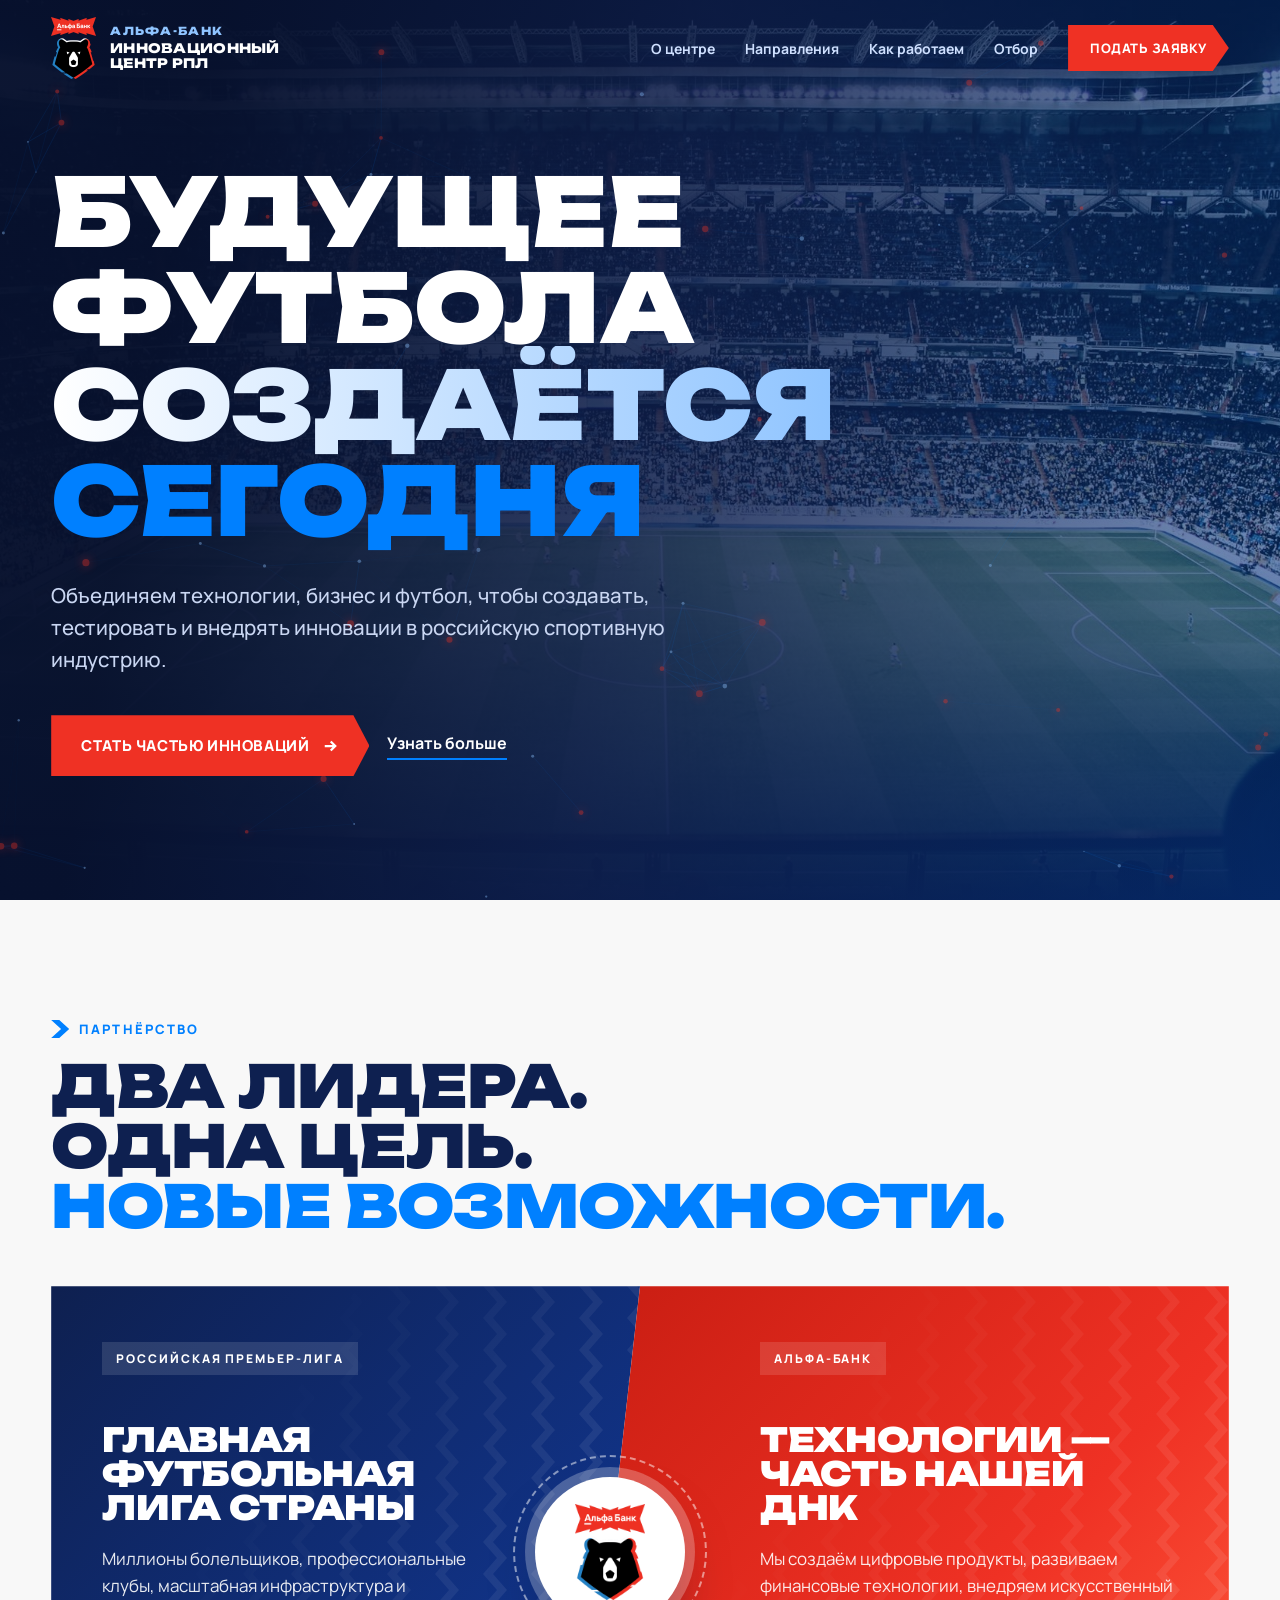
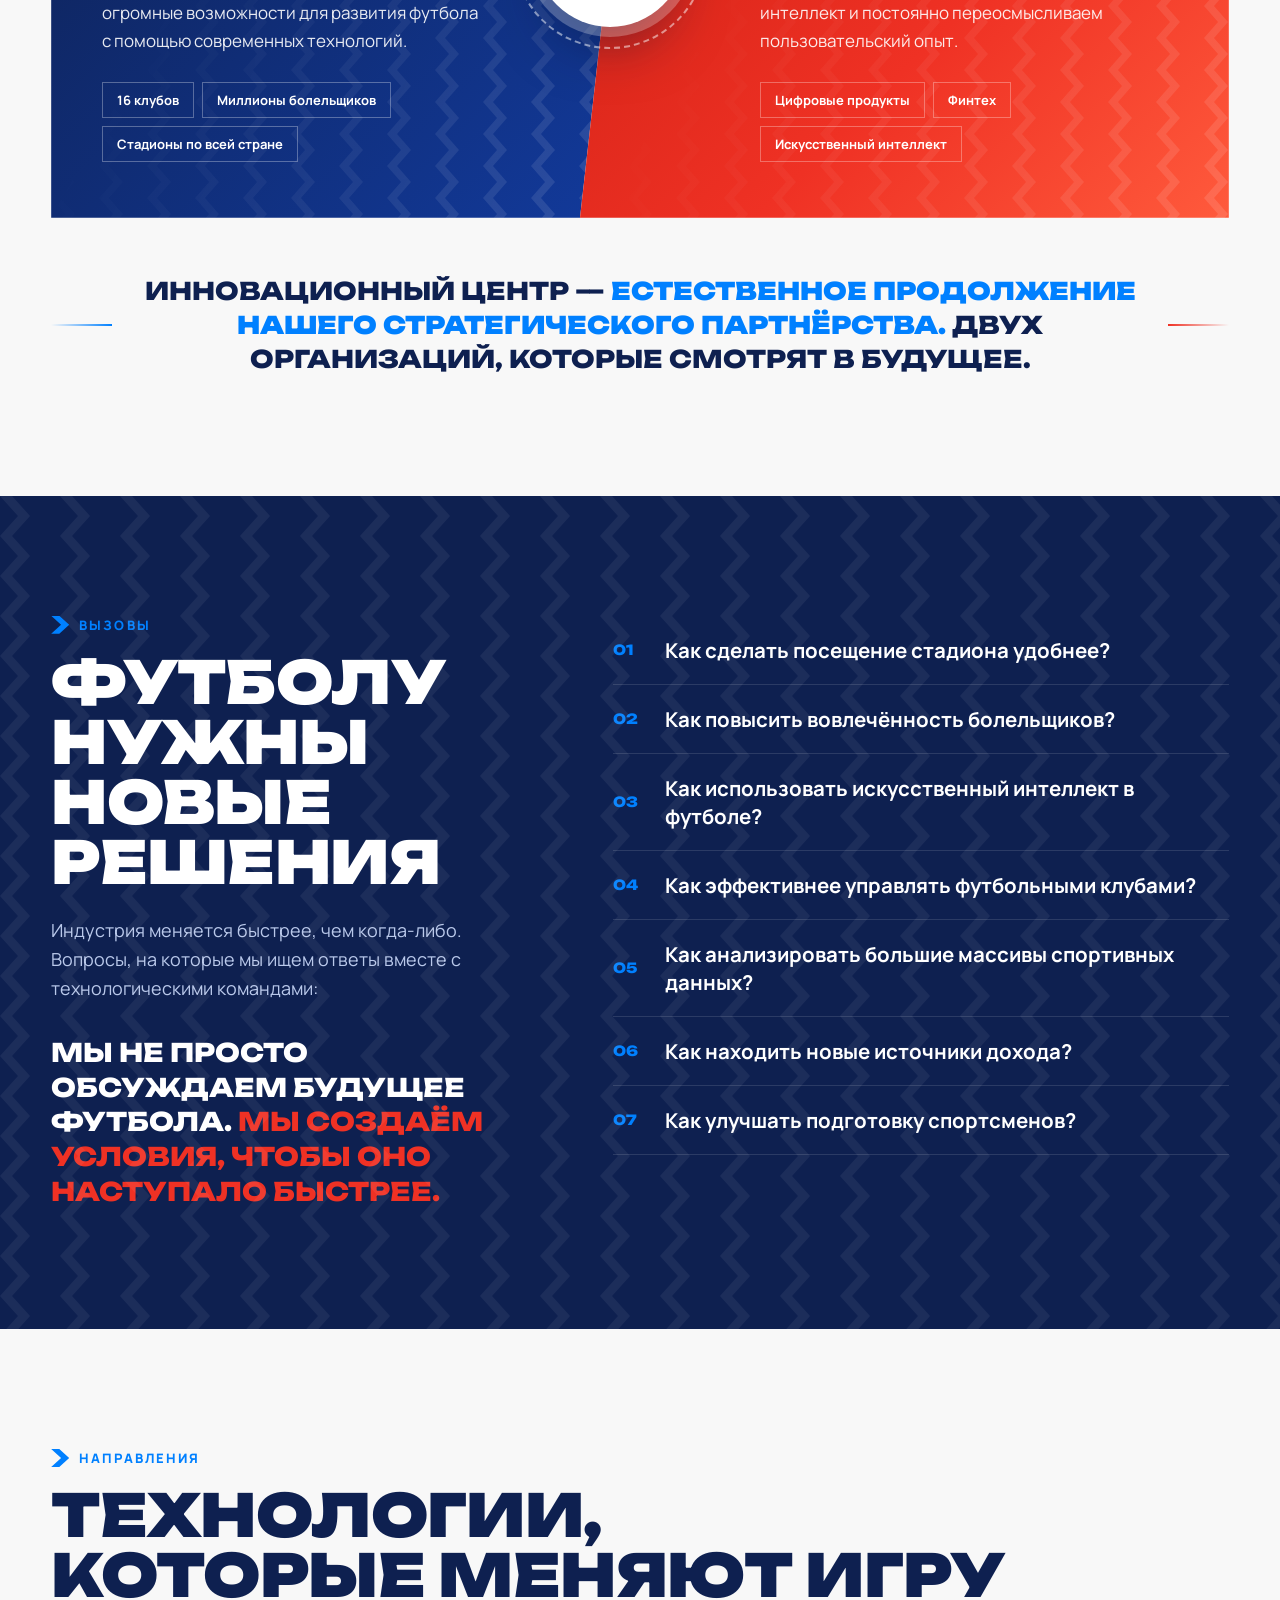
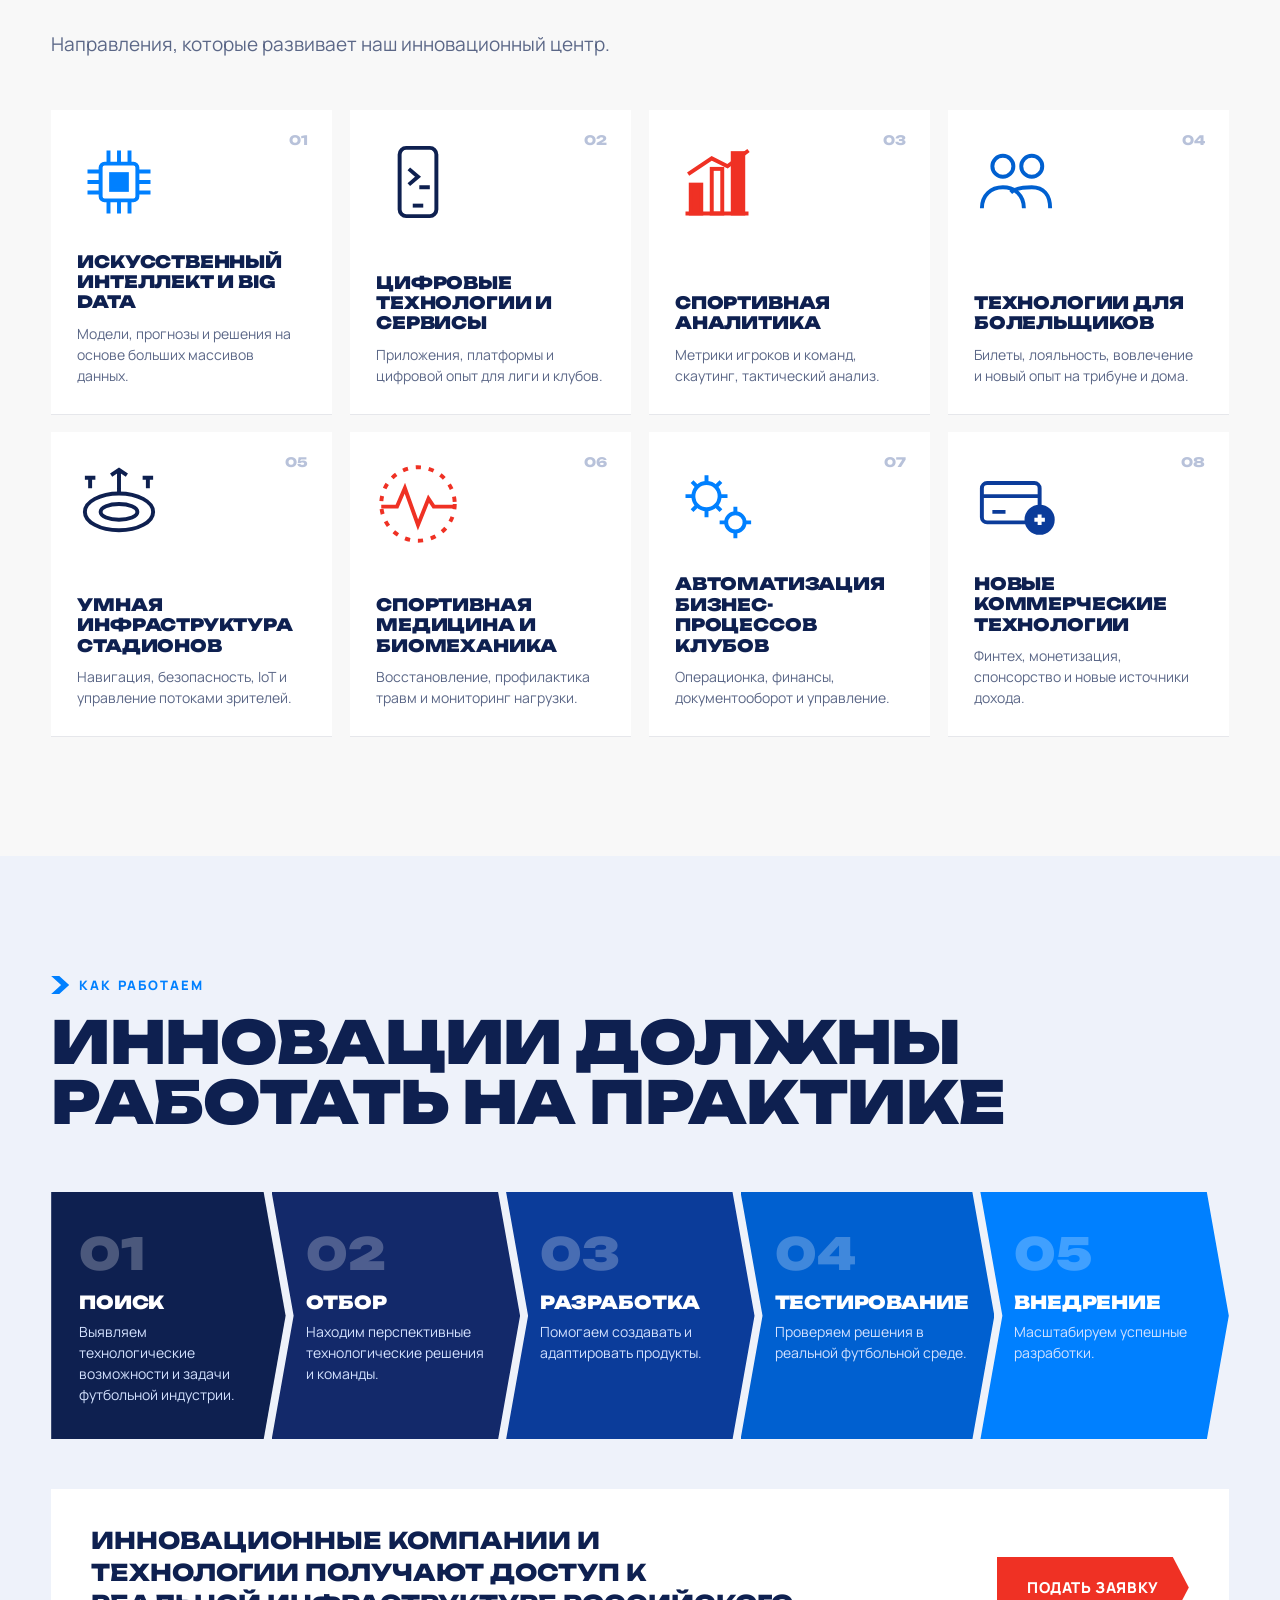
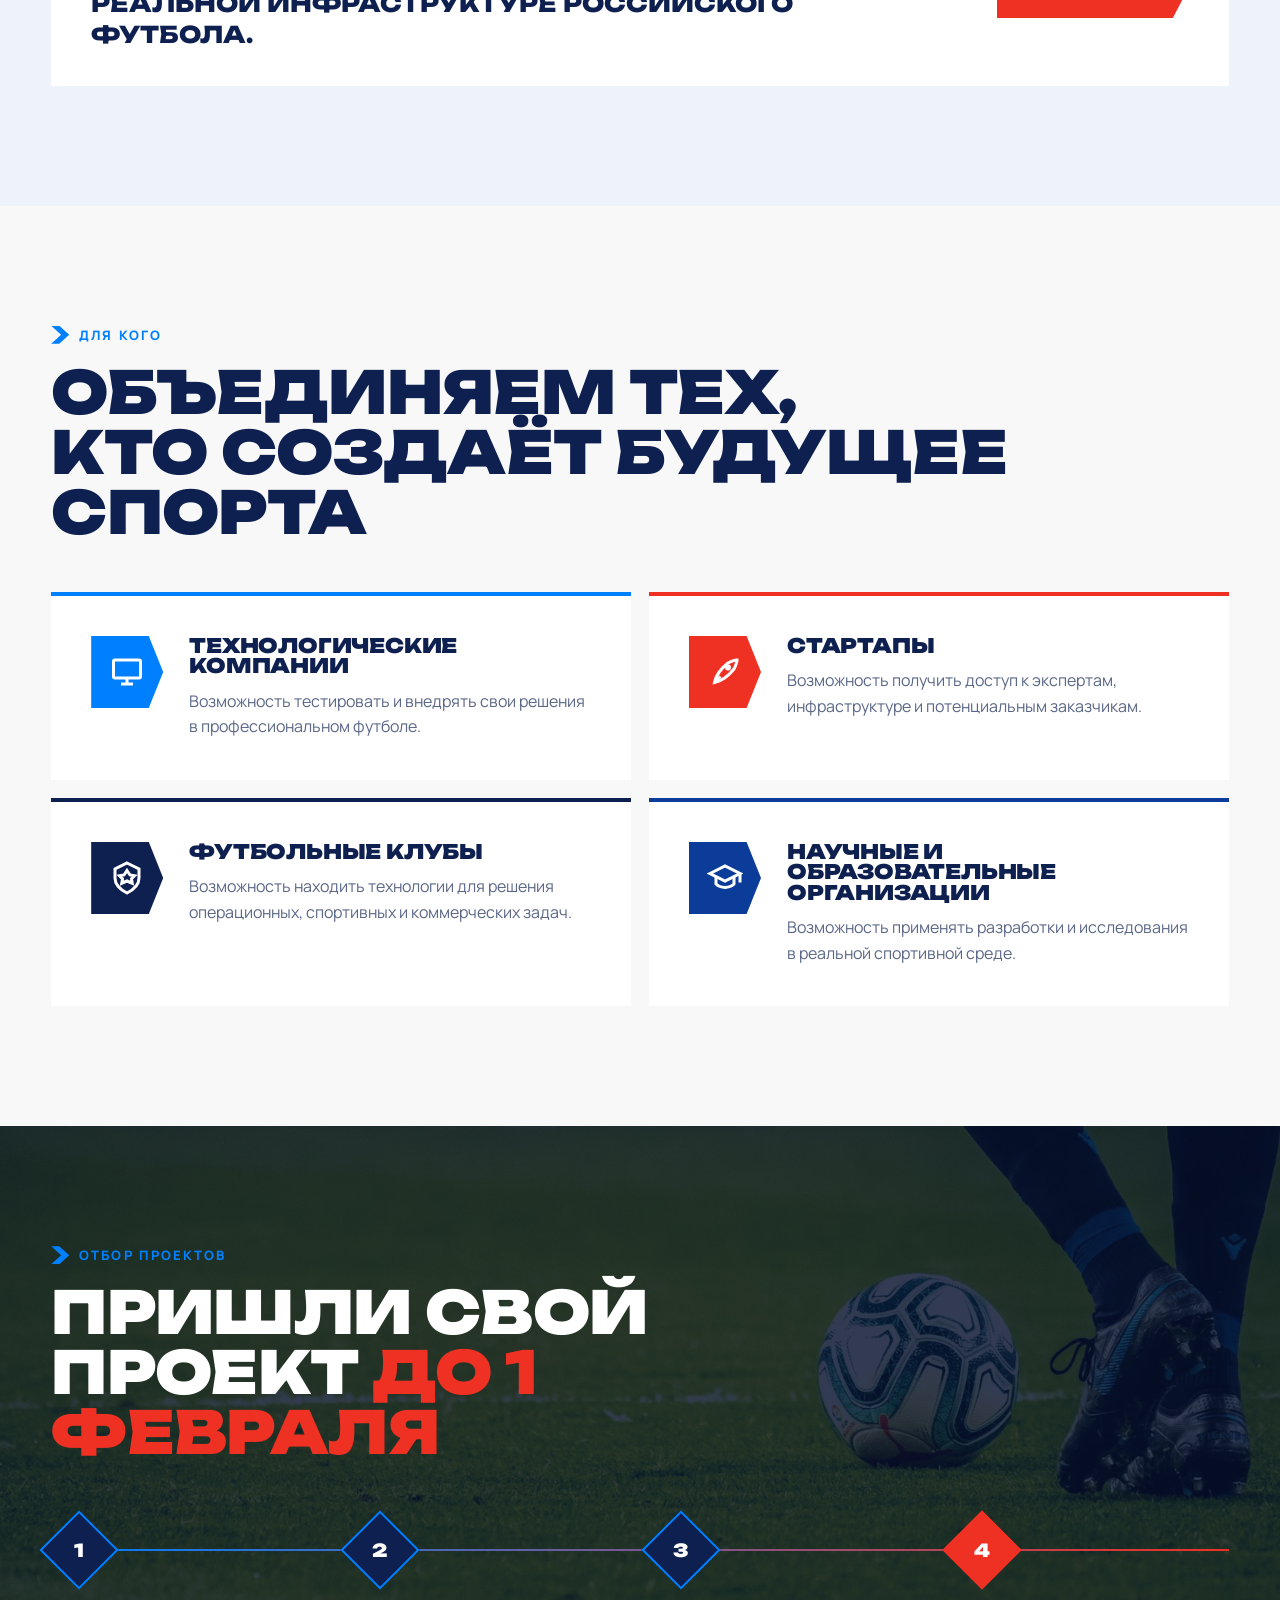
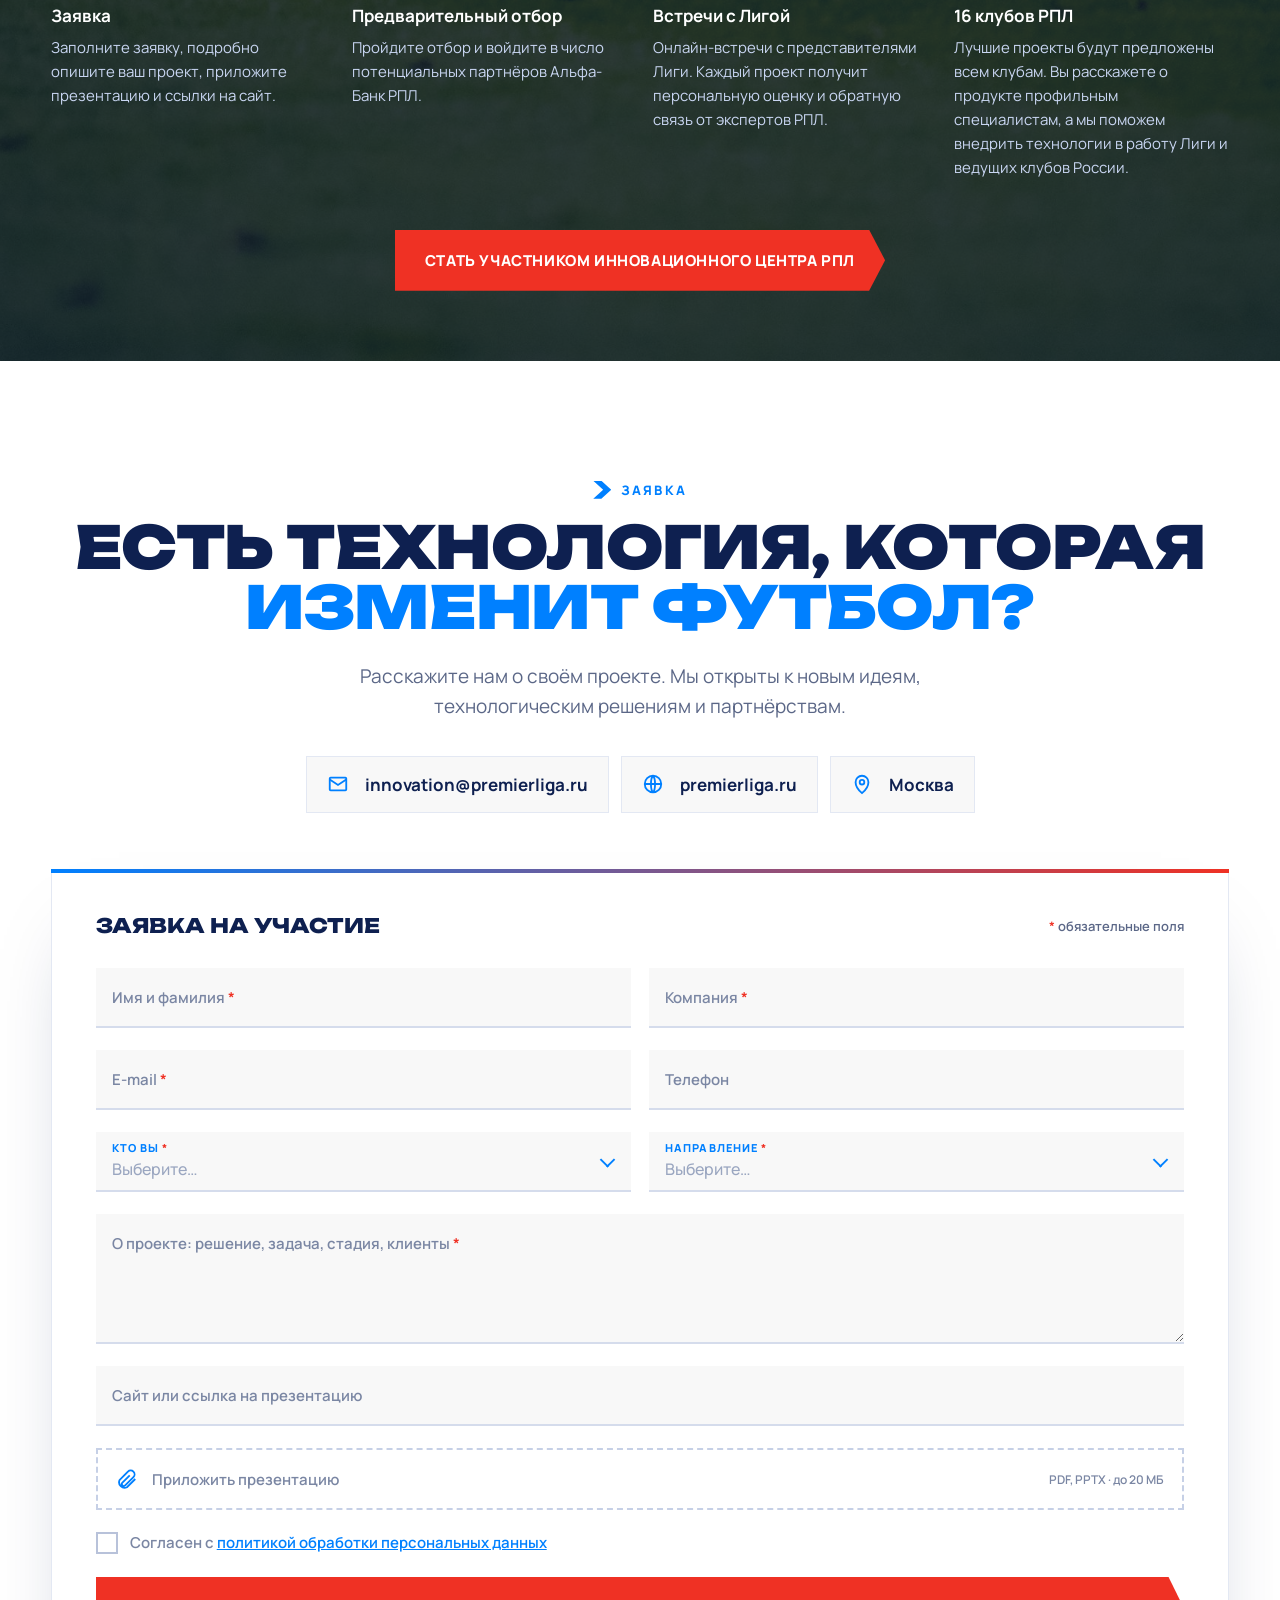
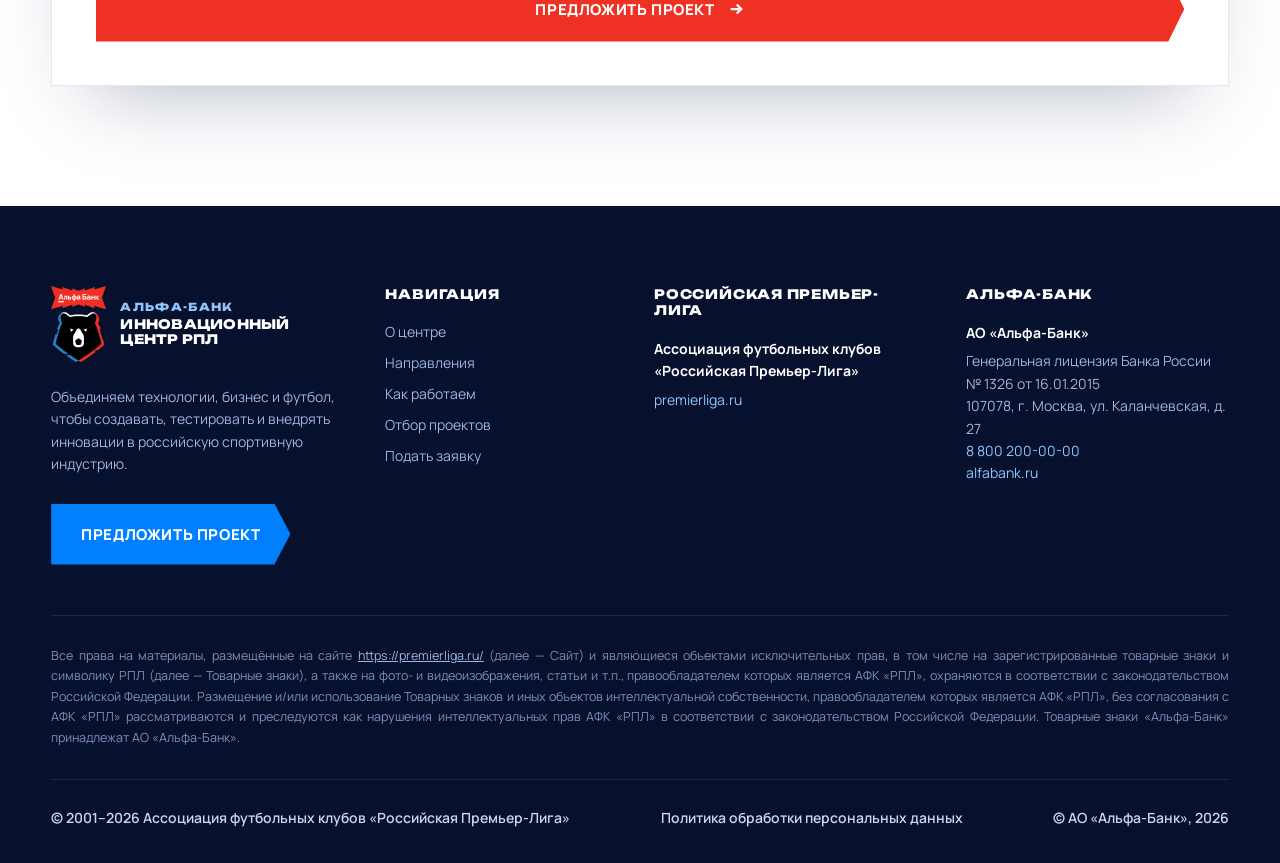
<file: index.html>
<!doctype html>
<html lang="ru">
<head>
<meta charset="utf-8">
<meta http-equiv="Content-Security-Policy" content="default-src 'self'; script-src 'self' 'unsafe-inline'; style-src 'self' 'unsafe-inline'; font-src 'self'; img-src 'self' data:; connect-src 'self' https:; form-action 'self'; base-uri 'self'; object-src 'none'; frame-src 'none'">
<meta name="referrer" content="strict-origin-when-cross-origin">
<meta name="viewport" content="width=device-width,initial-scale=1">
<title>Инновационный центр РПЛ · Альфа-Банк</title>
<meta name="description" content="Альфа-Банк Инновационный центр РПЛ. Объединяем технологии, бизнес и футбол, чтобы создавать, тестировать и внедрять инновации в российскую спортивную индустрию.">
<link rel="icon" href="img/logo.png">
<link href="fonts/fonts.css" rel="stylesheet">
<style>
:root{--navy:#0E2050;--navy2:#0a1840;--ink:#07112e;--blue:#0080FF;--red:#EF3124;--ivory:#F8F8F8;--txt:#0E2050;--mut:#5b6787}
*{box-sizing:border-box;margin:0;padding:0}
html{scroll-behavior:smooth}
body{font-family:Manrope,system-ui,sans-serif;color:var(--txt);background:var(--ivory);overflow-x:hidden;-webkit-font-smoothing:antialiased}
a{color:inherit;text-decoration:none}
.w{max-width:none;margin:0 auto;padding:0 clamp(24px,4vw,80px)}
h1,h2,h3,.disp{font-family:Unbounded,sans-serif;font-weight:900;text-transform:uppercase;letter-spacing:-.01em;line-height:1.02}
h2{font-size:clamp(30px,4.6vw,60px);margin-bottom:24px}
.eyebrow{display:inline-flex;align-items:center;gap:10px;font-weight:800;font-size:13px;letter-spacing:.16em;text-transform:uppercase;color:var(--blue);margin-bottom:18px}
.eyebrow:before{content:"";width:18px;height:18px;background:currentColor;clip-path:polygon(0 0,45% 0,100% 50%,45% 100%,0 100%,55% 50%)}
.btn{display:inline-flex;align-items:center;gap:12px;font:800 15px Manrope;letter-spacing:.04em;text-transform:uppercase;padding:20px 30px;border:0;cursor:pointer;color:#fff;background:var(--red);clip-path:polygon(0 0,calc(100% - 16px) 0,100% 50%,calc(100% - 16px) 100%,0 100%);transition:.25s}
.btn:hover{background:#ff4434;transform:translateX(4px)}
.btn.blue{background:var(--blue)}.btn.blue:hover{background:#2a95ff}
.btn svg{width:18px;height:18px}

/* header — scrolls away */
header{position:absolute;top:0;left:0;right:0;z-index:20}
.hd{display:flex;align-items:center;justify-content:space-between;height:96px}
.brand{display:flex;align-items:center;gap:14px;color:#fff}
.brand img{height:62px}
.brand b{font:800 13px/1.15 Unbounded;text-transform:uppercase;letter-spacing:.02em}
.brand b i{display:block;font-style:normal;color:#8fc4ff;font-size:11px;letter-spacing:.12em;margin-bottom:4px}
nav{display:flex;gap:30px;align-items:center}
nav a{color:#cfe0ff;font-weight:700;font-size:14px;transition:.2s}nav a:hover{color:#fff}
nav .btn{padding:14px 22px;font-size:13px;color:#fff}
.burger{display:none;background:none;border:0;width:44px;height:44px;cursor:pointer}
.burger span{display:block;height:2px;background:#fff;margin:7px 8px}

/* hero */
.hero{position:relative;min-height:100vh;min-height:100svh;min-height:var(--hh,100svh);display:flex;align-items:center;color:#fff;background:var(--ink);overflow:hidden;padding:130px 0 90px}
.hero .bg{position:absolute;inset:-4%;background:url(img/stadium.jpg) center 40%/cover;filter:saturate(.6) brightness(.75);animation:kb 26s ease-in-out infinite alternate}
@keyframes kb{to{transform:scale(1.1) translate(-1.5%,-1%)}}
.hero:after{content:"";position:absolute;inset:0;background:linear-gradient(100deg,rgba(7,17,46,.97) 15%,rgba(14,32,80,.82) 50%,rgba(0,80,200,.35)),linear-gradient(0deg,var(--ink),transparent 40%)}
#net{position:absolute;inset:0;width:100%;height:100%;z-index:1;opacity:.4}
.trail{position:absolute;right:-6%;top:50%;transform:translateY(-50%);z-index:1;display:flex;opacity:.5}
.trail i{width:150px;height:480px;margin-left:-70px;clip-path:polygon(0 0,45% 0,100% 50%,45% 100%,0 100%,55% 50%);background:linear-gradient(90deg,transparent,var(--blue));animation:tr 3.2s ease-in-out infinite}
.trail i:nth-child(2){animation-delay:.15s}.trail i:nth-child(3){animation-delay:.3s}.trail i:nth-child(4){animation-delay:.45s}.trail i:nth-child(5){animation-delay:.6s;background:linear-gradient(90deg,transparent,var(--red))}
@keyframes tr{0%,100%{opacity:.25}50%{opacity:1}}
.hero .w{position:relative;z-index:2;width:100%}
.tag{display:inline-flex;gap:10px;align-items:center;border:1px solid rgba(143,196,255,.35);background:rgba(0,128,255,.12);backdrop-filter:blur(6px);padding:9px 16px;font-weight:700;font-size:13px;letter-spacing:.06em;margin-bottom:28px}
.tag .dot{width:8px;height:8px;border-radius:50%;background:var(--red);box-shadow:0 0 0 0 var(--red);animation:pu 1.8s infinite}
@keyframes pu{70%{box-shadow:0 0 0 10px transparent}}
.hero h1{font-size:clamp(38px,7.4vw,108px);max-width:1000px}
.hero h1 em{font-style:normal;color:transparent;background:linear-gradient(90deg,#fff,#8fc4ff);-webkit-background-clip:text;background-clip:text}
.hero h1 .bl{color:var(--blue)}
.hero p.lead{font-size:clamp(17px,1.6vw,21px);line-height:1.55;color:#c9d6f2;max-width:620px;margin:30px 0 40px;font-weight:500}
.hero .cta{display:flex;gap:18px;align-items:center;flex-wrap:wrap}
.ghost{color:#fff;font-weight:700;border-bottom:2px solid var(--blue);padding-bottom:4px}
.stats{display:grid;grid-template-columns:repeat(4,1fr);gap:1px;margin-top:70px;background:rgba(255,255,255,.12);max-width:900px}
.stats div{background:rgba(7,17,46,.6);backdrop-filter:blur(8px);padding:20px 22px}
.stats b{display:block;font:900 clamp(26px,3vw,40px) Unbounded;color:#fff}
.stats span{font-size:13px;color:#9fb3dc;font-weight:600}
.scroll{position:absolute;bottom:28px;left:50%;z-index:2;width:26px;height:42px;border:2px solid rgba(255,255,255,.4);border-radius:14px;transform:translateX(-50%)}
.scroll:after{content:"";position:absolute;left:50%;top:8px;width:4px;height:8px;margin-left:-2px;background:#fff;border-radius:2px;animation:sc 1.6s infinite}
@keyframes sc{to{transform:translateY(14px);opacity:0}}

section{padding:120px 0;position:relative}
.rv{opacity:0;transform:translateY(40px);transition:opacity .8s,transform .8s cubic-bezier(.2,.7,.2,1)}
.rv.in{opacity:1;transform:none}

/* leaders */
.duo{position:relative;display:grid;grid-template-columns:1fr 1fr;grid-template-rows:auto auto auto auto;gap:0;margin-top:50px}
.lead-card{position:relative;overflow:hidden;padding:56px clamp(28px,4vw,72px);display:grid;grid-row:span 4;grid-template-rows:subgrid;row-gap:0;align-content:start;color:#fff;isolation:isolate;transition:.5s}
.lead-card.rpl{background:linear-gradient(135deg,#0E2050 0%,#123a9c 100%);padding-right:150px;clip-path:polygon(0 0,100% 0,calc(100% - 60px) 100%,0 100%)}
.lead-card.alfa{background:linear-gradient(135deg,#c81d12 0%,#EF3124 60%,#ff5a3c 100%);margin-left:-60px;padding-left:180px;clip-path:polygon(60px 0,100% 0,100% 100%,0 100%)}
.lead-card:before{content:"";position:absolute;inset:0;z-index:-1;opacity:.12;background-image:url("data:image/svg+xml,%3Csvg xmlns='http://www.w3.org/2000/svg' width='48' height='32'%3E%3Cpath d='M0 0h10l14 16-14 16H0l14-16z' fill='%23fff'/%3E%3C/svg%3E");mask:linear-gradient(120deg,transparent 30%,#000);-webkit-mask:linear-gradient(120deg,transparent 30%,#000)}
.lead-card .big{position:absolute;z-index:-1;right:6%;bottom:-.18em;font:900 clamp(90px,13vw,220px)/1 Unbounded;color:transparent;-webkit-text-stroke:1.5px rgba(255,255,255,.18);transition:.6s}
.lead-card:hover .big{transform:translateY(-12px);-webkit-text-stroke-color:rgba(255,255,255,.35)}
.lead-card .lbl{display:inline-flex;align-items:center;gap:10px;align-self:flex-start;font-weight:800;font-size:12px;letter-spacing:.16em;text-transform:uppercase;padding:8px 14px;background:rgba(255,255,255,.12);justify-self:start;align-self:start}
.lead-card h3{font-size:clamp(26px,2.6vw,40px);margin:48px 0 20px;max-width:560px;align-self:end}
.lead-card p{line-height:1.6;font-size:17px;opacity:.9;max-width:520px}
.chips{display:flex;flex-wrap:wrap;gap:8px;margin-top:28px}
.chips span{font-size:13px;font-weight:700;padding:8px 14px;border:1px solid rgba(255,255,255,.3)}
.x{position:absolute;z-index:3;left:calc(50% - 30px);top:50%;transform:translate(-50%,-50%);width:150px;height:150px;border-radius:50%;background:#fff;display:grid;place-items:center;box-shadow:0 0 0 10px rgba(255,255,255,.25),0 30px 60px -20px rgba(7,17,46,.6)}
.x img{height:96px}
.x:before{content:"";position:absolute;inset:-22px;border-radius:50%;border:2px dashed rgba(255,255,255,.5);animation:spin 30s linear infinite}
@keyframes spin{to{transform:rotate(360deg)}}
.join{margin-top:56px;display:flex;gap:28px;align-items:center;justify-content:center;text-align:center}.join:before,.join:after{content:"";flex:1;height:2px;max-width:160px;background:linear-gradient(90deg,transparent,var(--blue))}.join:after{background:linear-gradient(90deg,var(--red),transparent)}
.join p{font:800 clamp(18px,1.9vw,28px)/1.4 Unbounded;text-transform:uppercase;max-width:1000px;color:var(--navy)}
.join p b{color:var(--blue);font-weight:900}
@media (max-width:860px){.duo{grid-template-columns:1fr}.lead-card.rpl,.lead-card.alfa{clip-path:none;margin:0;padding:44px 26px;min-height:0}.lead-card.alfa{padding-top:110px;grid-row:auto;display:flex;flex-direction:column}.lead-card.rpl{padding-bottom:110px;grid-row:auto;display:flex;flex-direction:column}.lead-card .lbl{align-self:flex-start}.x{width:120px;height:120px;left:50%}.x img{height:76px}}

/* challenges */
.dark{background:var(--navy);color:#fff;overflow:hidden}
.dark .pat{position:absolute;inset:0;opacity:.06;background-image:url("data:image/svg+xml,%3Csvg xmlns='http://www.w3.org/2000/svg' width='60' height='40'%3E%3Cpath d='M0 0h12l18 20-18 20H0l18-20z' fill='%23fff'/%3E%3C/svg%3E")}
.q-grid{display:grid;grid-template-columns:1fr 1.25fr;gap:70px;align-items:start}
.qs{list-style:none;counter-reset:q}
.qs li{counter-increment:q;display:flex;gap:22px;align-items:center;padding:20px 0;border-bottom:1px solid rgba(255,255,255,.12);font-size:clamp(17px,1.6vw,21px);font-weight:700;transition:.3s;cursor:default}
.qs li:before{content:counter(q,decimal-leading-zero);font:800 14px Unbounded;color:var(--blue);min-width:30px}
.qs li:hover{padding-left:12px;color:#8fc4ff}
.manifest{margin-top:34px;font:800 clamp(20px,2vw,26px)/1.35 Unbounded;text-transform:uppercase}
.manifest span{color:var(--red)}
.dark p.sub{color:#b9c8ea;font-size:18px;line-height:1.6}

/* tech cards */
.cards{display:grid;grid-template-columns:repeat(4,1fr);gap:18px;margin-top:50px}
.card{position:relative;background:#fff;padding:30px 26px 28px;min-height:300px;display:flex;flex-direction:column;overflow:hidden;cursor:default;transition:transform .45s cubic-bezier(.2,.7,.2,1),box-shadow .45s;box-shadow:0 1px 0 rgba(14,32,80,.08)}
.card:before{content:"";position:absolute;inset:0;background:var(--c);transform:translateY(101%);transition:transform .5s cubic-bezier(.2,.7,.2,1)}
.card:hover{transform:translateY(-8px);box-shadow:0 30px 60px -25px rgba(14,32,80,.5)}
.card:hover:before{transform:none}
.card>*{position:relative}
.card .ic{width:84px;height:84px;margin-bottom:auto;color:var(--c);transition:.4s}
.card:hover .ic{color:#fff;transform:scale(1.08) rotate(-4deg)}
.card .n{position:absolute;top:22px;right:24px;font:800 13px Unbounded;color:#b8c2da;transition:.4s}
.card h3{font-size:17px;line-height:1.2;margin-top:28px;transition:.4s}
.card p{font-size:14px;line-height:1.5;color:var(--mut);margin-top:10px;transition:.4s}
.card:hover h3,.card:hover p,.card:hover .n{color:#fff}

/* process */
.proc{display:grid;grid-template-columns:repeat(5,1fr);gap:0;margin:60px 0 50px;counter-reset:s}
.step{position:relative;padding:34px 26px 34px 34px;background:var(--navy);color:#fff;clip-path:polygon(0 0,calc(100% - 22px) 0,100% 50%,calc(100% - 22px) 100%,0 100%,22px 50%);margin-left:-14px;min-height:230px;transition:.3s}
.step:first-child{clip-path:polygon(0 0,calc(100% - 22px) 0,100% 50%,calc(100% - 22px) 100%,0 100%);margin-left:0;padding-left:28px}
.step:nth-child(2){background:#13296a}.step:nth-child(3){background:#0b3c9a}.step:nth-child(4){background:#0060d0}.step:nth-child(5){background:var(--blue)}
.step:hover{filter:brightness(1.15)}
.step b{font:900 44px Unbounded;opacity:.25;display:block;margin-bottom:12px}
.step h3{font-size:18px;margin-bottom:10px}
.step p{font-size:14px;line-height:1.5;color:#d4e2ff}
.access{display:flex;justify-content:space-between;align-items:center;gap:30px;background:#fff;padding:36px 40px;flex-wrap:wrap}
.access p{font:800 clamp(18px,1.8vw,24px)/1.35 Unbounded;text-transform:uppercase;max-width:720px}

/* audience */
.aud{display:grid;grid-template-columns:repeat(2,1fr);gap:18px;margin-top:50px}
.au{position:relative;padding:40px;background:#fff;display:grid;grid-template-columns:72px 1fr;gap:26px;align-items:start;border-top:4px solid var(--c);transition:.35s}
.au:hover{transform:translateY(-4px);box-shadow:0 26px 50px -30px rgba(14,32,80,.45)}
.au .ic{width:72px;height:72px;background:var(--c);color:#fff;display:grid;place-items:center;clip-path:polygon(0 0,80% 0,100% 50%,80% 100%,0 100%)}
.au .ic svg{width:36px;height:36px}
.au h3{font-size:20px;margin-bottom:12px}
.au p{color:var(--mut);line-height:1.6;font-size:16px}

/* deadline */
.deadline{background:var(--ink);color:#fff;overflow:hidden;padding-bottom:70px}
.deadline .bg{position:absolute;inset:0;background:url(img/pitch.jpg) center/cover;opacity:.18}
.deadline .w{position:relative}
.dl-top{display:flex;justify-content:space-between;align-items:end;gap:40px;flex-wrap:wrap;margin-bottom:60px}
.dl-top h2{margin:0;max-width:760px}
.dl-top h2 span{color:var(--red)}
.cd{display:flex;gap:10px}
.cd div{background:rgba(255,255,255,.06);border:1px solid rgba(255,255,255,.14);padding:16px 14px;min-width:86px;text-align:center}
.cd b{display:block;font:900 36px Unbounded}
.cd span{font-size:12px;color:#9fb3dc;font-weight:700;text-transform:uppercase;letter-spacing:.08em}
.tl{display:grid;grid-template-columns:repeat(4,1fr);gap:26px;position:relative}
.tl:before{content:"";position:absolute;top:27px;left:0;right:0;height:2px;background:linear-gradient(90deg,var(--blue),var(--red))}
.tl div{position:relative}
.tl i{display:grid;place-items:center;width:56px;height:56px;background:var(--navy);border:2px solid var(--blue);font:900 18px Unbounded;font-style:normal;margin-bottom:24px;transform:rotate(45deg)}
.tl i span{transform:rotate(-45deg)}
.tl div:last-child i{border-color:var(--red);background:var(--red)}
.tl p{color:#c9d6f2;line-height:1.6;font-size:15px}
.tl p b{color:#fff;display:block;font-size:17px;margin-bottom:6px}
.dl-cta{margin-top:50px;text-align:center}

/* form */
#form{background:#fff;color:var(--navy)}
.form-wrap{position:relative;z-index:1;display:flex;flex-direction:column;align-items:center;text-align:center}
.form-wrap>.rv:first-child{display:flex;flex-direction:column;align-items:center;width:100%}
.form-wrap form{width:100%;max-width:none;margin-top:56px;text-align:left}
#form h2{color:var(--navy)}#form h2 span{color:var(--blue)}
.form-wrap .lead2{font-size:19px;line-height:1.6;color:var(--mut);margin-bottom:34px;max-width:620px}
.contacts{display:flex;flex-wrap:wrap;justify-content:center;gap:12px}
.contacts a,.contacts div{display:flex;gap:16px;align-items:center;font-weight:700;font-size:17px;padding:16px 20px;background:var(--ivory);border:1px solid #e3e8f3;transition:.25s}
.contacts a:hover{background:#eef3ff;border-color:var(--blue);transform:translateY(-3px)}
.contacts svg{width:22px;height:22px;color:var(--blue);flex:none}
form{position:relative;background:#fff;border:1px solid #e3e8f3;box-shadow:0 40px 80px -40px rgba(14,32,80,.35);padding:clamp(26px,3.4vw,48px)}
form:before{content:"";position:absolute;left:-1px;right:-1px;top:-1px;height:4px;background:linear-gradient(90deg,var(--blue),var(--red))}
.fh{display:flex;justify-content:space-between;align-items:center;margin-bottom:30px;gap:16px;flex-wrap:wrap}
.fh b{font:800 20px Unbounded;text-transform:uppercase}
.fh span{font-size:13px;color:var(--mut);font-weight:600}
.row{display:grid;grid-template-columns:1fr 1fr;gap:18px}
.fld{position:relative;margin-bottom:22px}
.fld input,.fld textarea,.sel>button{width:100%;font:600 16px Manrope;color:var(--navy);background:var(--ivory);border:0;border-bottom:2px solid #d5dcec;padding:26px 16px 10px;outline:0;border-radius:0;transition:.25s;text-align:left}
.fld textarea{min-height:130px;resize:vertical;display:block}
.fld>label{position:absolute;left:16px;top:19px;font-size:15px;font-weight:600;color:#7a86a3;pointer-events:none;transition:.2s}
.fld input:focus,.fld textarea:focus,.sel.open>button,.sel>button:focus{background:#eef3ff;border-color:var(--blue)}
.fld input:focus+label,.fld input:not(:placeholder-shown)+label,.fld textarea:focus+label,.fld textarea:not(:placeholder-shown)+label,.sel>label{top:8px;font-size:11px;font-weight:800;letter-spacing:.1em;text-transform:uppercase;color:var(--blue)}
.sel>label{position:absolute;left:16px;pointer-events:none}
.fld>label.file,.fld>label.agree{position:relative;left:auto;top:auto;pointer-events:auto;font-size:15px}
.fld .req{color:var(--red)}
.err{display:flex;align-items:center;gap:7px;font-size:13px;font-weight:700;color:var(--red);max-height:0;overflow:hidden;opacity:0;transition:.3s}
.err:before{content:"!";display:grid;place-items:center;width:16px;height:16px;flex:none;background:var(--red);color:#fff;font:900 11px Unbounded;clip-path:polygon(0 0,70% 0,100% 50%,70% 100%,0 100%)}
.fld.bad .err{max-height:40px;opacity:1;margin-top:8px}
.fld.bad input,.fld.bad textarea{border-color:var(--red);background:#fff1f0}
.fld.bad{animation:shake .4s}
@keyframes shake{25%{transform:translateX(-6px)}50%{transform:translateX(5px)}75%{transform:translateX(-3px)}}
.sel{position:relative}.sel>button.ph{color:#9aa6c0;font-weight:500}
.sel>button{cursor:pointer;padding-right:44px;white-space:nowrap;overflow:hidden;text-overflow:ellipsis}
.sel>button:after{content:"";position:absolute;right:18px;top:50%;width:9px;height:9px;border-right:2px solid var(--blue);border-bottom:2px solid var(--blue);transform:translateY(-70%) rotate(45deg);transition:.25s}
.sel.open>button:after{transform:translateY(-20%) rotate(-135deg)}
.sel ul{position:absolute;z-index:30;left:0;right:0;top:calc(100% + 6px);list-style:none;background:#fff;color:var(--navy);box-shadow:0 30px 60px -20px rgba(14,32,80,.45);max-height:300px;overflow:auto;opacity:0;visibility:hidden;transform:translateY(-8px);transition:.22s;border-top:3px solid var(--blue)}
.sel.open ul{opacity:1;visibility:visible;transform:none}
.sel li{padding:13px 16px 13px 40px;font-weight:700;font-size:15px;cursor:pointer;position:relative;transition:.15s}
.sel li:hover,.sel li.hl{background:#eef3ff;color:var(--blue)}
.sel li.on{color:var(--blue)}
.sel li.on:before{content:"";position:absolute;left:16px;top:50%;width:12px;height:12px;background:var(--blue);transform:translateY(-50%);clip-path:polygon(0 0,45% 0,100% 50%,45% 100%,0 100%,55% 50%)}
.file{display:flex;align-items:center;gap:14px;border:2px dashed #c6d0e6;padding:18px;cursor:pointer;font-weight:700;color:var(--mut);transition:.2s}
.file:hover,.file.has{border-color:var(--blue);color:var(--blue);background:#eef3ff}
.fld.bad .file{border-color:var(--red)}
.file svg{color:var(--blue);flex:none}
.file input{display:none}
.file small{margin-left:auto;font-size:12px;color:#7a86a3;font-weight:600;white-space:nowrap}
.agree{display:flex;gap:12px;align-items:flex-start;font-size:14px;color:var(--mut);line-height:1.5;cursor:pointer}
.fld .agree input{position:absolute;opacity:0;width:1px;height:1px;padding:0;pointer-events:none}
.agree i{width:22px;height:22px;flex:none;border:2px solid #b8c2da;display:grid;place-items:center;transition:.2s}
.agree input:checked+i{background:var(--blue);border-color:var(--blue)}
.agree input:focus-visible+i{outline:2px solid #8fc4ff;outline-offset:2px}
.agree i:after{content:"";width:6px;height:11px;border:solid #fff;border-width:0 2px 2px 0;transform:rotate(45deg) translate(-1px,-1px);opacity:0}
.agree input:checked+i:after{opacity:1}
.fld.bad .agree i{border-color:var(--red)}
form .btn{width:100%;justify-content:center;padding:22px}
form .btn[disabled]{opacity:.7;pointer-events:none}
.ok{display:none;text-align:center;padding:50px 10px}
.ok .ic{width:96px;height:96px;margin:0 auto 26px;display:grid;place-items:center;background:var(--blue);clip-path:polygon(0 0,75% 0,100% 50%,75% 100%,0 100%);animation:pop .6s cubic-bezier(.2,1.6,.4,1)}
@keyframes pop{from{transform:scale(0)}}
.ok svg{width:46px;height:46px;color:#fff}
.ok h3{font-size:26px;margin-bottom:14px}
.ok p{color:var(--mut);line-height:1.6;max-width:380px;margin:0 auto 26px}
.ok button{background:none;border:0;color:var(--blue);font:700 15px Manrope;border-bottom:2px solid var(--blue);padding-bottom:3px;cursor:pointer}
form.sent .fields{display:none}form.sent .ok{display:block}

footer{background:var(--ink);color:#9fb3dc;padding:80px 0 36px;font-size:14px}
.ft-top{display:grid;grid-template-columns:1.3fr 1fr 1.2fr 1.2fr;gap:50px;padding-bottom:50px;border-bottom:1px solid rgba(255,255,255,.1)}
.ft-top .brand img{height:76px}
.ft-top .about{margin:24px 0 28px;line-height:1.6;max-width:340px}
footer h4{font:800 13px Unbounded;text-transform:uppercase;letter-spacing:.06em;color:#fff;margin-bottom:20px}
footer ul{list-style:none;display:grid;gap:12px}
footer ul a{transition:.2s}footer ul a:hover{color:#fff}
footer .org{line-height:1.6}footer .org b{color:#fff;font-weight:700;display:block;margin-bottom:6px}
footer .org a{color:#8fc4ff}footer .org a:hover{color:#fff}
.legal{padding:30px 0;border-bottom:1px solid rgba(255,255,255,.1);font-size:12.5px;line-height:1.65;color:#7d8fb8;text-align:justify}
.legal a{text-decoration:underline;color:#9fb3dc}
.ft-bot{display:flex;justify-content:space-between;align-items:center;gap:20px 40px;flex-wrap:wrap;padding-top:28px;color:#c9d6f2;font-weight:600}
.ft-bot a:hover{color:#fff;text-decoration:underline}
@media (max-width:1080px){.ft-top{grid-template-columns:1fr 1fr}}
@media (max-width:560px){.ft-top{grid-template-columns:1fr;gap:36px}.legal{text-align:left}}

/* mobile nav */
.mnav{display:none}
@media (max-width:1080px){
  .cards{grid-template-columns:repeat(2,1fr)}
  .proc{grid-template-columns:1fr;gap:0}
  .step,.step:first-child{clip-path:polygon(0 0,50% 22px,100% 0,100% calc(100% - 22px),50% 100%,0 calc(100% - 22px));margin:-14px 0 0;min-height:0;padding:44px 28px 46px;display:grid;grid-template-columns:70px 1fr;column-gap:10px}
  .step:first-child{clip-path:polygon(0 0,100% 0,100% calc(100% - 22px),50% 100%,0 calc(100% - 22px));margin-top:0;padding-top:28px}
  .step b{grid-row:span 2;margin:0;font-size:36px}
  .q-grid,.form-wrap{grid-template-columns:1fr;gap:40px}
  .tl{grid-template-columns:1fr;row-gap:34px}.tl:before{top:28px;bottom:28px;left:38px;right:auto;width:2px;height:auto;background:linear-gradient(180deg,var(--blue),var(--red))}
  .tl>div{padding-left:96px;min-height:56px;text-align:left}.tl i{position:absolute;left:11px;top:0;margin:0}
}
@media (max-width:860px){
  nav{display:none}.burger{display:block}
  .mnav.open{display:flex;position:fixed;z-index:50;top:12px;left:12px;right:12px;flex-direction:column;background:var(--ink);padding:64px 22px 22px;box-shadow:0 0 0 100vmax rgba(7,17,46,.55),0 30px 60px -20px rgba(0,0,0,.6);animation:mn .3s cubic-bezier(.2,.7,.2,1)}
  @keyframes mn{from{opacity:0;transform:translateY(-14px)}}
  .mnav.open:before{content:"";position:absolute;left:0;right:0;top:0;height:4px;background:linear-gradient(90deg,var(--blue),var(--red))}
  .mnav a{display:flex;justify-content:space-between;align-items:center;color:#fff;font:800 16px Unbounded;text-transform:uppercase;padding:16px 4px;border-bottom:1px solid rgba(255,255,255,.1)}
  .mnav a:not(.btn):after{content:"";width:11px;height:11px;background:var(--blue);clip-path:polygon(0 0,45% 0,100% 50%,45% 100%,0 100%,55% 50%)}
  .mnav a.btn{justify-content:center;border:0;margin-top:20px;font:800 14px Manrope;padding:18px}
  .mnav .x2{position:absolute;top:14px;right:14px;width:40px;height:40px;background:rgba(255,255,255,.08);border:0;color:#fff;font-size:26px;line-height:1;cursor:pointer}
  .mnav .mt{position:absolute;top:24px;left:26px;font:800 11px Manrope;letter-spacing:.16em;text-transform:uppercase;color:#8fc4ff}

  .aud{grid-template-columns:1fr}
  .stats{grid-template-columns:1fr 1fr}
  .trail{opacity:.25}
}
@media (max-width:560px){
  .w{padding:0 16px}
  section{padding:80px 0}
  .hd{height:80px}.brand img{height:50px}.brand b{font-size:11px}
  .cards{grid-template-columns:1fr}.card{min-height:240px}
  .tl{grid-template-columns:1fr}
  .row{grid-template-columns:1fr}
  form{padding:28px 20px}

  .au{grid-template-columns:1fr;padding:30px 24px}
  .join{flex-direction:column;align-items:flex-start;padding:28px 24px}
  .access{padding:28px 24px}
  .cd div{min-width:0;flex:1;padding:12px 6px}.cd{width:100%}.cd b{font-size:26px}
  .hero .btn{width:100%;justify-content:center}
  .stats{margin-top:50px}
}
.card .pl{stroke:#fff}.card:hover .pl{stroke:var(--c)}
.card,.au,.step,.qs li,.tl>div,.lead-card,.stats div,.cd div{cursor:pointer}
@media (max-width:560px){.dl-top{justify-content:center;text-align:center}.dl-top .eyebrow{justify-content:center}}
@media (prefers-reduced-motion:reduce){*{animation:none!important;transition:none!important}.rv{opacity:1;transform:none}}
</style>
</head>
<body>

<header>
  <div class="w hd">
    <a href="#top" class="brand"><img src="img/logo.png" alt="Альфа-Банк · РПЛ"><b><i>Альфа-Банк</i>Инновационный<br>центр РПЛ</b></a>
    <nav>
      <a href="#about">О центре</a><a href="#tech">Направления</a><a href="#process">Как работаем</a><a href="#apply">Отбор</a>
      <a href="#form" class="btn">Подать заявку</a>
    </nav>
    <button class="burger" aria-label="Меню" onclick="mnav.classList.add('open')"><span></span><span></span><span></span></button>
  </div>
</header>
<div class="mnav" id="mnav" onclick="if(event.target.closest('a')||event.target.classList.contains('x2'))this.classList.remove('open')">
  <span class="mt">Меню</span><button class="x2" aria-label="Закрыть">×</button>
  <a href="#about">О центре</a><a href="#tech">Направления</a><a href="#process">Как работаем</a><a href="#apply">Отбор</a><a href="#form" class="btn">Подать заявку</a>
</div>

<!-- 1 HERO -->
<section class="hero" id="top">
  <div class="bg"></div>
  <canvas id="net"></canvas>
  <div class="w">
    <h1>Будущее футбола <em>создаётся</em> <span class="bl">сегодня</span></h1>
    <p class="lead">Объединяем технологии, бизнес и футбол, чтобы создавать, тестировать и внедрять инновации в российскую спортивную индустрию.</p>
    <div class="cta">
      <a href="#form" class="btn">Стать частью инноваций <svg viewBox="0 0 24 24" fill="none" stroke="currentColor" stroke-width="3"><path d="M5 12h14M13 6l6 6-6 6"/></svg></a>
      <a href="#about" class="ghost">Узнать больше</a>
    </div>
  </div>
</section>

<!-- 2 LEADERS -->
<section id="about">
  <div class="w">
    <div class="eyebrow rv">Партнёрство</div>
    <h2 class="rv">Два лидера.<br>Одна цель.<br><span style="color:var(--blue)">Новые возможности.</span></h2>
    <div class="duo rv">
      <div class="lead-card rpl">
        <div class="lbl">Российская Премьер-Лига</div>
        <h3>Главная футбольная лига страны</h3>
        <p>Миллионы болельщиков, профессиональные клубы, масштабная инфраструктура и огромные возможности для развития футбола с помощью современных технологий.</p>
        <div class="chips"><span>16 клубов</span><span>Миллионы болельщиков</span><span>Стадионы по всей стране</span></div>
      </div>
      <div class="x"><img src="img/logo.png" alt="Альфа-Банк × РПЛ"></div>
      <div class="lead-card alfa">
        <div class="lbl">Альфа-Банк</div>
        <h3>Технологии — часть нашей ДНК</h3>
        <p>Мы создаём цифровые продукты, развиваем финансовые технологии, внедряем искусственный интеллект и постоянно переосмысливаем пользовательский опыт.</p>
        <div class="chips"><span>Цифровые продукты</span><span>Финтех</span><span>Искусственный интеллект</span></div>
      </div>
    </div>
    <div class="join rv">
      <p>Инновационный центр — <b>естественное продолжение нашего стратегического партнёрства.</b> Двух организаций, которые смотрят в будущее.</p>
    </div>
  </div>
</section>

<!-- 3 CHALLENGES -->
<section class="dark">
  <div class="pat"></div>
  <div class="w q-grid">
    <div class="rv">
      <div class="eyebrow">Вызовы</div>
      <h2>Футболу нужны новые решения</h2>
      <p class="sub">Индустрия меняется быстрее, чем когда-либо. Вопросы, на которые мы ищем ответы вместе с технологическими командами:</p>
      <p class="manifest">Мы не просто обсуждаем будущее футбола. <span>Мы создаём условия, чтобы оно наступало быстрее.</span></p>
    </div>
    <ul class="qs rv">
      <li>Как сделать посещение стадиона удобнее?</li>
      <li>Как повысить вовлечённость болельщиков?</li>
      <li>Как использовать искусственный интеллект в футболе?</li>
      <li>Как эффективнее управлять футбольными клубами?</li>
      <li>Как анализировать большие массивы спортивных данных?</li>
      <li>Как находить новые источники дохода?</li>
      <li>Как улучшать подготовку спортсменов?</li>
    </ul>
  </div>
</section>

<!-- 4 TECH -->
<section id="tech">
  <div class="w">
    <div class="eyebrow rv">Направления</div>
    <h2 class="rv">Технологии,<br>которые меняют игру</h2>
    <p class="rv" style="font-size:19px;color:var(--mut);max-width:620px;line-height:1.6">Направления, которые развивает наш инновационный центр.</p>
    <div class="cards">
      <div class="card rv" style="--c:#0080FF"><span class="n">01</span>
        <svg class="ic" viewBox="0 0 64 64" fill="none" stroke="currentColor" stroke-width="3"><rect x="18" y="18" width="28" height="28" rx="3"/><rect x="26" y="26" width="12" height="12" fill="currentColor"/><path d="M24 8v10M32 8v10M40 8v10M24 46v10M32 46v10M40 46v10M8 24h10M8 32h10M8 40h10M46 24h10M46 32h10M46 40h10"/></svg>
        <h3>Искусственный интеллект и Big Data</h3><p>Модели, прогнозы и решения на основе больших массивов данных.</p></div>
      <div class="card rv" style="--c:#0E2050"><span class="n">02</span>
        <svg class="ic" viewBox="0 0 64 64" fill="none" stroke="currentColor" stroke-width="3"><rect x="18" y="6" width="28" height="52" rx="5"/><path d="M28 50h8"/><path d="M25 22l7 6-7 6M33 36h8" /></svg>
        <h3>Цифровые технологии и сервисы</h3><p>Приложения, платформы и цифровой опыт для лиги и клубов.</p></div>
      <div class="card rv" style="--c:#EF3124"><span class="n">03</span>
        <svg class="ic" viewBox="0 0 64 64" fill="none" stroke="currentColor" stroke-width="3"><path d="M8 56h48"/><rect x="12" y="34" width="8" height="22" fill="currentColor"/><rect x="28" y="22" width="8" height="34"/><rect x="44" y="10" width="8" height="46" fill="currentColor"/><path d="M10 26l18-12 12 6 16-12"/></svg>
        <h3>Спортивная аналитика</h3><p>Метрики игроков и команд, скаутинг, тактический анализ.</p></div>
      <div class="card rv" style="--c:#0060d0"><span class="n">04</span>
        <svg class="ic" viewBox="0 0 64 64" fill="none" stroke="currentColor" stroke-width="3"><circle cx="22" cy="20" r="8"/><circle cx="44" cy="20" r="8"/><path d="M6 52c0-10 7-16 16-16s16 6 16 16M28 40c3-3 9-4 16-4 9 0 14 6 14 16"/></svg>
        <h3>Технологии для болельщиков</h3><p>Билеты, лояльность, вовлечение и новый опыт на трибуне и дома.</p></div>
      <div class="card rv" style="--c:#0E2050"><span class="n">05</span>
        <svg class="ic" viewBox="0 0 64 64" fill="none" stroke="currentColor" stroke-width="3"><ellipse cx="32" cy="38" rx="26" ry="14"/><ellipse cx="32" cy="38" rx="14" ry="6"/><path d="M10 20v-8M54 20v-8M6 12h8M50 12h8M32 24V6M26 10l6-4 6 4"/></svg>
        <h3>Умная инфраструктура стадионов</h3><p>Навигация, безопасность, IoT и управление потоками зрителей.</p></div>
      <div class="card rv" style="--c:#EF3124"><span class="n">06</span>
        <svg class="ic" viewBox="0 0 64 64" fill="none" stroke="currentColor" stroke-width="3"><path d="M4 34h12l6-14 10 28 8-20 4 6h16"/><circle cx="32" cy="32" r="28" stroke-dasharray="4 6"/></svg>
        <h3>Спортивная медицина и биомеханика</h3><p>Восстановление, профилактика травм и мониторинг нагрузки.</p></div>
      <div class="card rv" style="--c:#0080FF"><span class="n">07</span>
        <svg class="ic" viewBox="0 0 64 64" fill="none" stroke="currentColor" stroke-width="3"><circle cx="24" cy="26" r="10"/><path d="M24 10v6M24 36v6M8 26h6M34 26h6M13 15l4 4M31 33l4 4M35 15l-4 4M13 37l4-4"/><circle cx="46" cy="46" r="7"/><path d="M46 34v5M46 53v5M34 46h5M53 46h5"/></svg>
        <h3>Автоматизация бизнес-процессов клубов</h3><p>Операционка, финансы, документооборот и управление.</p></div>
      <div class="card rv" style="--c:#0b3c9a"><span class="n">08</span>
        <svg class="ic" viewBox="0 0 64 64" fill="none" stroke="currentColor" stroke-width="3"><rect x="6" y="16" width="44" height="30" rx="4"/><path d="M6 26h44M14 38h10"/><circle cx="50" cy="44" r="10" fill="currentColor"/><path d="M46 44h8M50 40v8" class="pl"/></svg>
        <h3>Новые коммерческие технологии</h3><p>Финтех, монетизация, спонсорство и новые источники дохода.</p></div>
    </div>
  </div>
</section>

<!-- 5 PROCESS -->
<section id="process" style="background:#eef2fa">
  <div class="w">
    <div class="eyebrow rv">Как работаем</div>
    <h2 class="rv">Инновации должны<br>работать на практике</h2>
    <div class="proc rv">
      <div class="step"><b>01</b><h3>Поиск</h3><p>Выявляем технологические возможности и задачи футбольной индустрии.</p></div>
      <div class="step"><b>02</b><h3>Отбор</h3><p>Находим перспективные технологические решения и команды.</p></div>
      <div class="step"><b>03</b><h3>Разработка</h3><p>Помогаем создавать и адаптировать продукты.</p></div>
      <div class="step"><b>04</b><h3>Тестирование</h3><p>Проверяем решения в реальной футбольной среде.</p></div>
      <div class="step"><b>05</b><h3>Внедрение</h3><p>Масштабируем успешные разработки.</p></div>
    </div>
    <div class="access rv">
      <p>Инновационные компании и технологии получают доступ к реальной инфраструктуре российского футбола.</p>
      <a href="#form" class="btn">Подать заявку</a>
    </div>
  </div>
</section>

<!-- 6 AUDIENCE -->
<section>
  <div class="w">
    <div class="eyebrow rv">Для кого</div>
    <h2 class="rv">Объединяем тех,<br>кто создаёт будущее спорта</h2>
    <div class="aud">
      <div class="au rv" style="--c:#0080FF"><div class="ic"><svg viewBox="0 0 24 24" fill="none" stroke="currentColor" stroke-width="2"><rect x="3" y="4" width="18" height="12" rx="1"/><path d="M8 20h8M12 16v4"/></svg></div><div><h3>Технологические компании</h3><p>Возможность тестировать и внедрять свои решения в профессиональном футболе.</p></div></div>
      <div class="au rv" style="--c:#EF3124"><div class="ic"><svg viewBox="0 0 24 24" fill="none" stroke="currentColor" stroke-width="2"><path d="M5 19c1-5 4-9 9-13 2-1 5-2 6-2 0 1-1 4-2 6-4 5-8 8-13 9z"/><path d="M9 15l-4 4M14 10a1 1 0 100-2 1 1 0 000 2z"/></svg></div><div><h3>Стартапы</h3><p>Возможность получить доступ к экспертам, инфраструктуре и потенциальным заказчикам.</p></div></div>
      <div class="au rv" style="--c:#0E2050"><div class="ic"><svg viewBox="0 0 24 24" fill="none" stroke="currentColor" stroke-width="2"><path d="M12 2l8 4v6c0 5-4 8-8 10-4-2-8-5-8-10V6z"/><path d="M12 7l2 3 3 .5-2 2 .5 3-3.5-1.5L8.5 15.5l.5-3-2-2L10 10z"/></svg></div><div><h3>Футбольные клубы</h3><p>Возможность находить технологии для решения операционных, спортивных и коммерческих задач.</p></div></div>
      <div class="au rv" style="--c:#0b3c9a"><div class="ic"><svg viewBox="0 0 24 24" fill="none" stroke="currentColor" stroke-width="2"><path d="M2 9l10-5 10 5-10 5z"/><path d="M6 11v5c3 3 9 3 12 0v-5M22 9v6"/></svg></div><div><h3>Научные и образовательные организации</h3><p>Возможность применять разработки и исследования в реальной спортивной среде.</p></div></div>
    </div>
  </div>
</section>

<!-- 7 DEADLINE -->
<section class="deadline" id="apply">
  <div class="bg"></div>
  <div class="w">
    <div class="dl-top">
      <div class="rv"><div class="eyebrow">Отбор проектов</div><h2>Пришли свой проект <span>до 1 февраля</span></h2></div>
    </div>
    <div class="tl rv">
      <div><i><span>1</span></i><p><b>Заявка</b>Заполните заявку, подробно опишите ваш проект, приложите презентацию и ссылки на сайт.</p></div>
      <div><i><span>2</span></i><p><b>Предварительный отбор</b>Пройдите отбор и войдите в число потенциальных партнёров Альфа-Банк РПЛ.</p></div>
      <div><i><span>3</span></i><p><b>Встречи с Лигой</b>Онлайн-встречи с представителями Лиги. Каждый проект получит персональную оценку и обратную связь от экспертов РПЛ.</p></div>
      <div><i><span>4</span></i><p><b>16 клубов РПЛ</b>Лучшие проекты будут предложены всем клубам. Вы расскажете о продукте профильным специалистам, а мы поможем внедрить технологии в работу Лиги и ведущих клубов России.</p></div>
    </div>
    <div class="dl-cta rv"><a href="#form" class="btn">Стать участником инновационного центра РПЛ</a></div>
  </div>
</section>

<!-- 8 FORM -->
<section id="form">
  <div class="w form-wrap">
    <div class="rv">
      <div class="eyebrow">Заявка</div>
      <h2>Есть технология, которая <span>изменит футбол?</span></h2>
      <p class="lead2">Расскажите нам о своём проекте. Мы открыты к новым идеям, технологическим решениям и партнёрствам.</p>
      <div class="contacts">
        <a href="mailto:innovation@premierliga.ru"><svg viewBox="0 0 24 24" fill="none" stroke="currentColor" stroke-width="2"><rect x="3" y="5" width="18" height="14" rx="1"/><path d="M3 7l9 6 9-6"/></svg>innovation@premierliga.ru</a>
        <a href="https://premierliga.ru" target="_blank" rel="noopener"><svg viewBox="0 0 24 24" fill="none" stroke="currentColor" stroke-width="2"><circle cx="12" cy="12" r="9"/><path d="M3 12h18M12 3c3 3 3 15 0 18M12 3c-3 3-3 15 0 18"/></svg>premierliga.ru</a>
        <div><svg viewBox="0 0 24 24" fill="none" stroke="currentColor" stroke-width="2"><path d="M12 22s7-6 7-12a7 7 0 10-14 0c0 6 7 12 7 12z"/><circle cx="12" cy="10" r="2.5"/></svg>Москва</div>
      </div>
    </div>
    <form id="f" class="rv" novalidate>
      <div class="fields">
        <div class="fh"><b>Заявка на участие</b><span><i style="color:var(--red);font-style:normal">*</i> обязательные поля</span></div>
        <div class="row">
          <div class="fld" data-v="req"><input id="i-name" name="name" maxlength="120" placeholder=" " autocomplete="name"><label for="i-name">Имя и фамилия <span class="req">*</span></label><div class="err">Укажите, как к вам обращаться</div></div>
          <div class="fld" data-v="req"><input id="i-co" name="company" maxlength="160" placeholder=" " autocomplete="organization"><label for="i-co">Компания <span class="req">*</span></label><div class="err">Укажите название компании</div></div>
        </div>
        <div class="row">
          <div class="fld" data-v="email"><input id="i-mail" name="email" maxlength="160" placeholder=" " inputmode="email" autocomplete="email"><label for="i-mail">E-mail <span class="req">*</span></label><div class="err">Введите корректный e-mail, например name@company.ru</div></div>
          <div class="fld" data-v="phone"><input id="i-tel" name="phone" maxlength="20" placeholder=" " inputmode="tel" autocomplete="tel"><label for="i-tel">Телефон</label><div class="err">Проверьте номер: +7 и 10 цифр</div></div>
        </div>
        <div class="row">
          <div class="fld" data-v="sel"><div class="sel" data-name="type"><button type="button" aria-haspopup="listbox"></button><label>Кто вы <span class="req">*</span></label><ul role="listbox"><li>Технологическая компания</li><li>Стартап</li><li>Футбольный клуб</li><li>Научная / образовательная организация</li><li>Другое</li></ul></div><div class="err">Выберите, кто вы</div></div>
          <div class="fld" data-v="sel"><div class="sel" data-name="area"><button type="button" aria-haspopup="listbox"></button><label>Направление <span class="req">*</span></label><ul role="listbox"><li>ИИ и Big Data</li><li>Цифровые сервисы</li><li>Спортивная аналитика</li><li>Технологии для болельщиков</li><li>Умные стадионы</li><li>Медицина и биомеханика</li><li>Автоматизация клубов</li><li>Коммерческие технологии</li></ul></div><div class="err">Выберите направление</div></div>
        </div>
        <div class="fld" data-v="about"><textarea id="i-about" name="about" maxlength="5000" placeholder=" "></textarea><label for="i-about">О проекте: решение, задача, стадия, клиенты <span class="req">*</span></label><div class="err">Опишите проект хотя бы в паре предложений (от 30 символов)</div></div>
        <div class="fld" data-v="url"><input id="i-link" name="link" maxlength="500" placeholder=" " inputmode="url"><label for="i-link">Сайт или ссылка на презентацию</label><div class="err">Ссылка должна начинаться с http:// или https://</div></div>
        <div class="fld" data-v="file"><label class="file" id="fl"><input type="file" name="deck" accept=".pdf,.ppt,.pptx,.key"><svg width="22" height="22" viewBox="0 0 24 24" fill="none" stroke="currentColor" stroke-width="2"><path d="M21 12l-9 9a6 6 0 01-8-8l9-9a4 4 0 016 6l-9 9a2 2 0 01-3-3l8-8"/></svg><em style="font-style:normal" id="fn">Приложить презентацию</em><small>PDF, PPTX · до 20 МБ</small></label><div class="err">Файл должен быть PDF, PPT, PPTX или KEY и не больше 20 МБ</div></div>
        <input type="text" name="website" tabindex="-1" autocomplete="off" aria-hidden="true" style="position:absolute;left:-9999px;width:1px;height:1px;opacity:0">
        <div class="fld" data-v="agree"><label class="agree"><input type="checkbox" name="agree"><i></i><span>Согласен с <a href="https://premierliga.ru/resources/53/52/280322_privacy_policy_RPL_IT.pdf" target="_blank" rel="noopener" style="color:var(--blue);text-decoration:underline">политикой обработки персональных данных</a></span></label><div class="err">Нужно ваше согласие, чтобы мы могли связаться с вами</div></div>
        <button class="btn" type="submit">Предложить проект <svg viewBox="0 0 24 24" fill="none" stroke="currentColor" stroke-width="3"><path d="M5 12h14M13 6l6 6-6 6"/></svg></button>
      </div>
      <div class="ok">
        <div class="ic"><svg viewBox="0 0 24 24" fill="none" stroke="currentColor" stroke-width="3"><path d="M5 12l5 5 9-10"/></svg></div>
        <h3>Заявка отправлена</h3>
        <p>Спасибо! Мы изучим ваш проект и свяжемся с вами по указанной почте.</p>
        <button type="button" id="again">Отправить ещё один проект</button>
      </div>
    </form>
  </div>
</section>

<footer>
  <div class="w">
    <div class="ft-top">
      <div>
        <a href="#top" class="brand"><img src="img/logo.png" alt="Альфа-Банк · РПЛ"><b><i>Альфа-Банк</i>Инновационный<br>центр РПЛ</b></a>
        <p class="about">Объединяем технологии, бизнес и футбол, чтобы создавать, тестировать и внедрять инновации в российскую спортивную индустрию.</p>
        <a href="#form" class="btn blue">Предложить проект</a>
      </div>
      <div>
        <h4>Навигация</h4>
        <ul><li><a href="#about">О центре</a></li><li><a href="#tech">Направления</a></li><li><a href="#process">Как работаем</a></li><li><a href="#apply">Отбор проектов</a></li><li><a href="#form">Подать заявку</a></li></ul>
      </div>
      <div class="org">
        <h4>Российская Премьер-Лига</h4>
        <b>Ассоциация футбольных клубов «Российская Премьер-Лига»</b>
        <a href="https://premierliga.ru/" target="_blank" rel="noopener">premierliga.ru</a>
      </div>
      <div class="org">
        <h4>Альфа-Банк</h4>
        <b>АО «Альфа-Банк»</b>
        Генеральная лицензия Банка России № 1326 от 16.01.2015<br>
        107078, г. Москва, ул. Каланчевская, д. 27<br>
        <a href="tel:88002000000">8 800 200-00-00</a><br>
        <a href="https://alfabank.ru/" target="_blank" rel="noopener">alfabank.ru</a>
      </div>
    </div>
    <p class="legal">Все права на материалы, размещённые на сайте <a href="https://premierliga.ru/" target="_blank" rel="noopener">https://premierliga.ru/</a> (далее — Сайт) и являющиеся объектами исключительных прав, в том числе на зарегистрированные товарные знаки и символику РПЛ (далее — Товарные знаки), а также на фото- и видеоизображения, статьи и т.п., правообладателем которых является АФК «РПЛ», охраняются в соответствии с законодательством Российской Федерации. Размещение и/или использование Товарных знаков и иных объектов интеллектуальной собственности, правообладателем которых является АФК «РПЛ», без согласования с АФК «РПЛ» рассматриваются и преследуются как нарушения интеллектуальных прав АФК «РПЛ» в соответствии с законодательством Российской Федерации. Товарные знаки «Альфа-Банк» принадлежат АО «Альфа-Банк».</p>
    <div class="ft-bot">
      <span>© 2001–2026 Ассоциация футбольных клубов «Российская Премьер-Лига»</span>
      <a href="https://premierliga.ru/resources/53/52/280322_privacy_policy_RPL_IT.pdf" target="_blank" rel="noopener">Политика обработки персональных данных</a>
      <span>© АО «Альфа-Банк», 2026</span>
    </div>
  </div>
</footer>

<script>
// form endpoint: set to backend/Formspree/Telegram-bot URL when ready
const FORM_ENDPOINT = '';
const T0=Date.now();
// reveal
const io=new IntersectionObserver(es=>es.forEach(e=>{if(e.isIntersecting){e.target.classList.add('in');io.unobserve(e.target)}}),{threshold:.12});
document.querySelectorAll('.rv').forEach((el,i)=>{el.style.transitionDelay=(el.classList.contains('card')||el.classList.contains('au')?(i%4)*80:0)+'ms';io.observe(el)});
// counters
document.querySelectorAll('[data-n]').forEach(b=>{const n=+b.dataset.n;let t0;const f=t=>{t0??=t;const p=Math.min((t-t0)/1400,1);b.textContent=Math.round(n*(1-Math.pow(1-p,3)));if(p<1)requestAnimationFrame(f)};setTimeout(()=>requestAnimationFrame(f),500)});
// hero network canvas
(function(){const c=document.getElementById('net'),x=c.getContext('2d');let W,H,P=[];const dpr=Math.min(devicePixelRatio,2);
function rs(){W=c.offsetWidth;H=c.offsetHeight;c.width=W*dpr;c.height=H*dpr;x.setTransform(dpr,0,0,dpr,0,0);const n=Math.min(80,Math.floor(W*H/20000));P=Array.from({length:n},()=>({x:Math.random()*W,y:Math.random()*H,vx:(Math.random()-.5)*.4,vy:(Math.random()-.5)*.4,r:Math.random()*1.8+.6,red:Math.random()<.5}))}
let lw=innerWidth;document.documentElement.style.setProperty('--hh',innerHeight+'px');rs();addEventListener('resize',()=>{if(innerWidth===lw)return;lw=innerWidth;document.documentElement.style.setProperty('--hh',innerHeight+'px');rs()});
function f(){x.clearRect(0,0,W,H);for(let i=0;i<P.length;i++){const p=P[i];p.x+=p.vx;p.y+=p.vy;if(p.x<0||p.x>W)p.vx*=-1;if(p.y<0||p.y>H)p.vy*=-1;
for(let j=i+1;j<P.length;j++){const q=P[j],d=Math.hypot(p.x-q.x,p.y-q.y);if(d<140){x.strokeStyle=`rgba(0,128,255,${.35*(1-d/140)})`;x.lineWidth=1;x.beginPath();x.moveTo(p.x,p.y);x.lineTo(q.x,q.y);x.stroke()}}
if(p.red){x.shadowColor="#EF3124";x.shadowBlur=10}x.fillStyle=p.red?"#EF3124":"#8fc4ff";x.beginPath();x.arc(p.x,p.y,p.red?p.r+1.2:p.r,0,7);x.fill();x.shadowBlur=0}
if(!matchMedia('(prefers-reduced-motion:reduce)').matches)requestAnimationFrame(f)}f()})();
document.addEventListener("click",e=>{if(mnav.classList.contains("open")&&!e.target.closest("#mnav,.burger"))mnav.classList.remove("open")});
// clickable blocks → form (card/au also preselect area/type)
document.querySelectorAll('.card,.au,.step,.tl>div').forEach(el=>el.addEventListener('click',()=>{
  const t=el.querySelector('h3')?.textContent||'';
  if(el.classList.contains('card'))sels.area.set([...el.parentNode.children].indexOf(el));
  if(el.classList.contains('au'))sels.type.set([...el.parentNode.children].indexOf(el));
  document.getElementById('form').scrollIntoView({behavior:'smooth'})}));
document.querySelectorAll('.qs li').forEach(li=>li.addEventListener('click',()=>document.getElementById('tech').scrollIntoView({behavior:'smooth'})));
// custom selects
const sels={};
document.querySelectorAll('.sel').forEach(s=>{const b=s.querySelector('button'),li=[...s.querySelectorAll('li')];let hl=0;
 const set=i=>{li.forEach(x=>x.classList.remove('on'));if(i<0){b.textContent='Выберите…';b.classList.add('ph');s.value='';s.idx=-1;return}li[i].classList.add('on');b.textContent=li[i].textContent;b.classList.remove('ph');s.value=li[i].textContent;s.idx=i;s.parentNode.classList.remove('bad')};
 const close=()=>s.classList.remove('open');
 const mark=i=>{hl=(i+li.length)%li.length;li.forEach(x=>x.classList.remove('hl'));li[hl].classList.add('hl')};
 set(-1);sels[s.dataset.name]={set,el:s};
 b.onclick=()=>{document.querySelectorAll('.sel.open').forEach(o=>o!==s&&o.classList.remove('open'));s.classList.toggle('open');mark(Math.max(s.idx,0))};
 li.forEach((x,i)=>{x.setAttribute('role','option');x.onclick=()=>{set(i);close();b.focus()}});
 b.onkeydown=e=>{const o=s.classList.contains('open');
  if(e.key==='ArrowDown'||e.key==='ArrowUp'){e.preventDefault();if(!o){s.classList.add('open');mark(Math.max(s.idx,0))}else mark(hl+(e.key==='ArrowDown'?1:-1))}
  else if((e.key==='Enter'||e.key===' ')&&o){e.preventDefault();set(hl);close()}else if(e.key==='Escape'||e.key==='Tab')close()}});
document.addEventListener('click',e=>{if(!e.target.closest('.sel'))document.querySelectorAll('.sel.open').forEach(s=>s.classList.remove('open'))});
// file
const fileIn=document.querySelector('.file input');
fileIn.onchange=()=>{const x=fileIn.files[0];fn.textContent=x?x.name:'Приложить презентацию';fl.classList.toggle('has',!!x);check(fileIn.closest('.fld'))};
// validation (custom, no browser bubbles)
const V={
 req:v=>v.trim().length>1,
 email:v=>/^[^\s@]+@[^\s@]+\.[a-zа-я]{2,}$/i.test(v.trim()),
 phone:v=>!v.trim()||v.replace(/\D/g,'').length===11,
 about:v=>v.trim().length>=30,
 url:v=>!v.trim()||/^https?:\/\/\S+\.\S+/.test(v.trim()),
 file:()=>{const x=fileIn.files[0];return !x||(/\.(pdf|pptx?|key)$/i.test(x.name)&&x.size<=20*1024*1024)},
 agree:()=>f.agree.checked};
function check(d){const i=d.querySelector('input,textarea'),sl=d.querySelector('.sel');const ok=sl?!!sl.value:V[d.dataset.v](i?i.value:'');d.classList.toggle('bad',!ok);return ok}
f.querySelectorAll('.fld[data-v]').forEach(d=>{const i=d.querySelector('input,textarea');
 if(!i)return;if(i.type==='checkbox'){i.addEventListener('change',()=>check(d));return}
 if(i.type==='file')return;
 i.addEventListener('blur',()=>{if(i.value||d.classList.contains('bad'))check(d)});
 i.addEventListener('input',()=>{if(d.classList.contains('bad'))check(d)})});
// phone mask
f.phone.addEventListener('input',e=>{let d=e.target.value.replace(/\D/g,'');if(!d){e.target.value='';return}if(d[0]==='8')d='7'+d.slice(1);if(d[0]!=='7')d='7'+d;d=d.slice(0,11);
 let r='+7';if(d.length>1)r+=' ('+d.slice(1,4);if(d.length>=4)r+=') '+d.slice(4,7);if(d.length>=7)r+='-'+d.slice(7,9);if(d.length>=9)r+='-'+d.slice(9,11);e.target.value=r});
const BTN=f.querySelector('.btn').innerHTML;
f.onsubmit=async e=>{e.preventDefault();if(f.website.value||Date.now()-T0<3000)return;let first=null;f.querySelector('.send-err')?.remove();
 f.querySelectorAll('.fld[data-v]').forEach(d=>{d.style.animation='none';d.offsetWidth;d.style.animation='';if(!check(d)&&!first)first=d});
 if(first){first.scrollIntoView({behavior:'smooth',block:'center'});setTimeout(()=>first.querySelector('input,textarea,.sel>button')?.focus({preventScroll:true}),400);return}
 const btn=f.querySelector('.btn');btn.disabled=true;btn.textContent='Отправляем…';
 const fd=new FormData(f);Object.entries(sels).forEach(([k,s])=>fd.set(k,s.el.value));
 try{if(FORM_ENDPOINT){const r=await fetch(FORM_ENDPOINT,{method:'POST',body:fd});if(!r.ok)throw 0}}
 catch(_){btn.disabled=false;btn.innerHTML=BTN;const n=document.createElement('div');n.className='fld bad send-err';n.innerHTML='<div class="err">Не удалось отправить заявку. Проверьте соединение и попробуйте ещё раз.</div>';btn.before(n);return}
 f.classList.add('sent');f.scrollIntoView({behavior:'smooth',block:'center'})};
again.onclick=()=>{f.reset();fn.textContent='Приложить презентацию';fl.classList.remove('has');Object.values(sels).forEach(s=>s.set(-1));f.classList.remove('sent');const b=f.querySelector('.btn');b.disabled=false;b.innerHTML=BTN};
</script>
</body>
</html>
</file>
<file: fonts/fonts.css>
@font-face {
  font-family: 'Manrope';
  font-style: normal;
  font-weight: 400;
  font-display: swap;
  src: url(manrope-cyrillic-0.woff2) format('woff2');
  unicode-range: U+0301, U+0400-045F, U+0490-0491, U+04B0-04B1, U+2116;
}
@font-face {
  font-family: 'Manrope';
  font-style: normal;
  font-weight: 400;
  font-display: swap;
  src: url(manrope-latin-1.woff2) format('woff2');
  unicode-range: U+0000-00FF, U+0131, U+0152-0153, U+02BB-02BC, U+02C6, U+02DA, U+02DC, U+0304, U+0308, U+0329, U+2000-206F, U+20AC, U+2122, U+2191, U+2193, U+2212, U+2215, U+FEFF, U+FFFD;
}
@font-face {
  font-family: 'Manrope';
  font-style: normal;
  font-weight: 500;
  font-display: swap;
  src: url(manrope-cyrillic-0.woff2) format('woff2');
  unicode-range: U+0301, U+0400-045F, U+0490-0491, U+04B0-04B1, U+2116;
}
@font-face {
  font-family: 'Manrope';
  font-style: normal;
  font-weight: 500;
  font-display: swap;
  src: url(manrope-latin-1.woff2) format('woff2');
  unicode-range: U+0000-00FF, U+0131, U+0152-0153, U+02BB-02BC, U+02C6, U+02DA, U+02DC, U+0304, U+0308, U+0329, U+2000-206F, U+20AC, U+2122, U+2191, U+2193, U+2212, U+2215, U+FEFF, U+FFFD;
}
@font-face {
  font-family: 'Manrope';
  font-style: normal;
  font-weight: 600;
  font-display: swap;
  src: url(manrope-cyrillic-0.woff2) format('woff2');
  unicode-range: U+0301, U+0400-045F, U+0490-0491, U+04B0-04B1, U+2116;
}
@font-face {
  font-family: 'Manrope';
  font-style: normal;
  font-weight: 600;
  font-display: swap;
  src: url(manrope-latin-1.woff2) format('woff2');
  unicode-range: U+0000-00FF, U+0131, U+0152-0153, U+02BB-02BC, U+02C6, U+02DA, U+02DC, U+0304, U+0308, U+0329, U+2000-206F, U+20AC, U+2122, U+2191, U+2193, U+2212, U+2215, U+FEFF, U+FFFD;
}
@font-face {
  font-family: 'Manrope';
  font-style: normal;
  font-weight: 700;
  font-display: swap;
  src: url(manrope-cyrillic-0.woff2) format('woff2');
  unicode-range: U+0301, U+0400-045F, U+0490-0491, U+04B0-04B1, U+2116;
}
@font-face {
  font-family: 'Manrope';
  font-style: normal;
  font-weight: 700;
  font-display: swap;
  src: url(manrope-latin-1.woff2) format('woff2');
  unicode-range: U+0000-00FF, U+0131, U+0152-0153, U+02BB-02BC, U+02C6, U+02DA, U+02DC, U+0304, U+0308, U+0329, U+2000-206F, U+20AC, U+2122, U+2191, U+2193, U+2212, U+2215, U+FEFF, U+FFFD;
}
@font-face {
  font-family: 'Manrope';
  font-style: normal;
  font-weight: 800;
  font-display: swap;
  src: url(manrope-cyrillic-0.woff2) format('woff2');
  unicode-range: U+0301, U+0400-045F, U+0490-0491, U+04B0-04B1, U+2116;
}
@font-face {
  font-family: 'Manrope';
  font-style: normal;
  font-weight: 800;
  font-display: swap;
  src: url(manrope-latin-1.woff2) format('woff2');
  unicode-range: U+0000-00FF, U+0131, U+0152-0153, U+02BB-02BC, U+02C6, U+02DA, U+02DC, U+0304, U+0308, U+0329, U+2000-206F, U+20AC, U+2122, U+2191, U+2193, U+2212, U+2215, U+FEFF, U+FFFD;
}
@font-face {
  font-family: 'Unbounded';
  font-style: normal;
  font-weight: 600;
  font-display: swap;
  src: url(unbounded-cyrillic-2.woff2) format('woff2');
  unicode-range: U+0301, U+0400-045F, U+0490-0491, U+04B0-04B1, U+2116;
}
@font-face {
  font-family: 'Unbounded';
  font-style: normal;
  font-weight: 600;
  font-display: swap;
  src: url(unbounded-latin-3.woff2) format('woff2');
  unicode-range: U+0000-00FF, U+0131, U+0152-0153, U+02BB-02BC, U+02C6, U+02DA, U+02DC, U+0304, U+0308, U+0329, U+2000-206F, U+20AC, U+2122, U+2191, U+2193, U+2212, U+2215, U+FEFF, U+FFFD;
}
@font-face {
  font-family: 'Unbounded';
  font-style: normal;
  font-weight: 800;
  font-display: swap;
  src: url(unbounded-cyrillic-2.woff2) format('woff2');
  unicode-range: U+0301, U+0400-045F, U+0490-0491, U+04B0-04B1, U+2116;
}
@font-face {
  font-family: 'Unbounded';
  font-style: normal;
  font-weight: 800;
  font-display: swap;
  src: url(unbounded-latin-3.woff2) format('woff2');
  unicode-range: U+0000-00FF, U+0131, U+0152-0153, U+02BB-02BC, U+02C6, U+02DA, U+02DC, U+0304, U+0308, U+0329, U+2000-206F, U+20AC, U+2122, U+2191, U+2193, U+2212, U+2215, U+FEFF, U+FFFD;
}
@font-face {
  font-family: 'Unbounded';
  font-style: normal;
  font-weight: 900;
  font-display: swap;
  src: url(unbounded-cyrillic-2.woff2) format('woff2');
  unicode-range: U+0301, U+0400-045F, U+0490-0491, U+04B0-04B1, U+2116;
}
@font-face {
  font-family: 'Unbounded';
  font-style: normal;
  font-weight: 900;
  font-display: swap;
  src: url(unbounded-latin-3.woff2) format('woff2');
  unicode-range: U+0000-00FF, U+0131, U+0152-0153, U+02BB-02BC, U+02C6, U+02DA, U+02DC, U+0304, U+0308, U+0329, U+2000-206F, U+20AC, U+2122, U+2191, U+2193, U+2212, U+2215, U+FEFF, U+FFFD;
}
</file>
